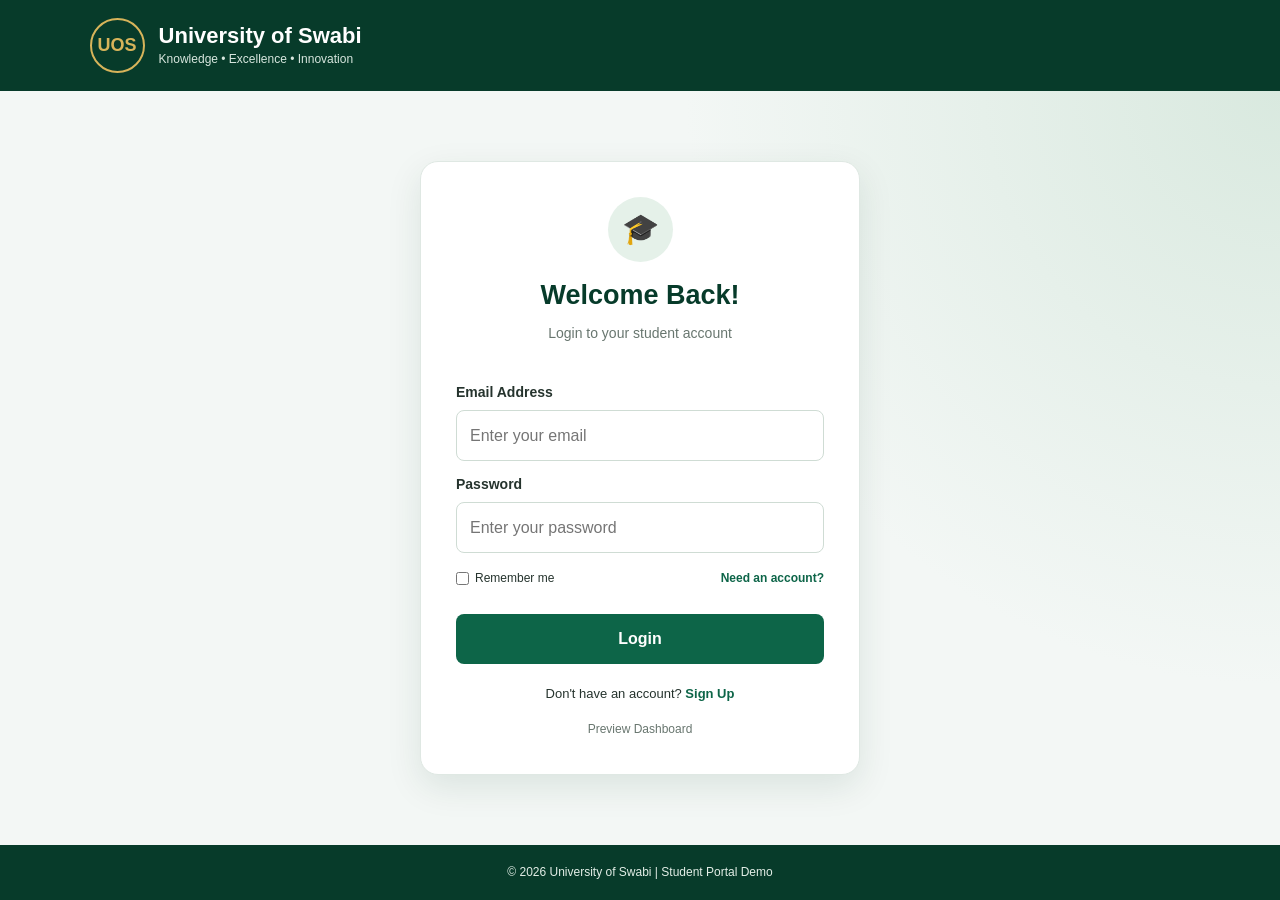
<file: index.html>
<!DOCTYPE html>
<html lang="en">
<head>
    <meta charset="UTF-8">
    <meta name="viewport" content="width=device-width, initial-scale=1.0">
    <title>Login | University of Swabi</title>
    <link rel="stylesheet" href="style.css">
</head>
<body class="auth-body">

    <header class="top-header">
        <div class="brand">
            <div class="logo">UOS</div>
            <div>
                <h1>University of Swabi</h1>
                <p>Knowledge • Excellence • Innovation</p>
            </div>
        </div>
    </header>

    <main class="auth-container">
        <section class="auth-card">
            <div class="auth-icon">🎓</div>
            <h2>Welcome Back!</h2>
            <p class="subtitle">Login to your student account</p>

            <form action="dashboard.html" method="get">
                <label for="email">Email Address</label>
                <input type="email" id="email"
                    name="email" placeholder="Enter your email" required>

                <label for="password">Password</label>
                <input type="password" id="password"
                    name="password" placeholder="Enter your password"
                    minlength="6" required>

                <div class="form-options">
                    <label class="remember">
                        <input type="checkbox" name="remember">
                        Remember me
                    </label>
                    <a href="signup.html">Need an account?</a>
                </div>

                <button type="submit" class="btn">Login</button>
            </form>

            <p class="switch-text">
                Don't have an account?
                <a href="signup.html">Sign Up</a>
            </p>
            <a href="dashboard.html" class="demo-link">
                Preview Dashboard
            </a>
        </section>
    </main>

    <footer class="footer">
        © 2026 University of Swabi | Student Portal Demo
    </footer>

</body>
</html>
</file>
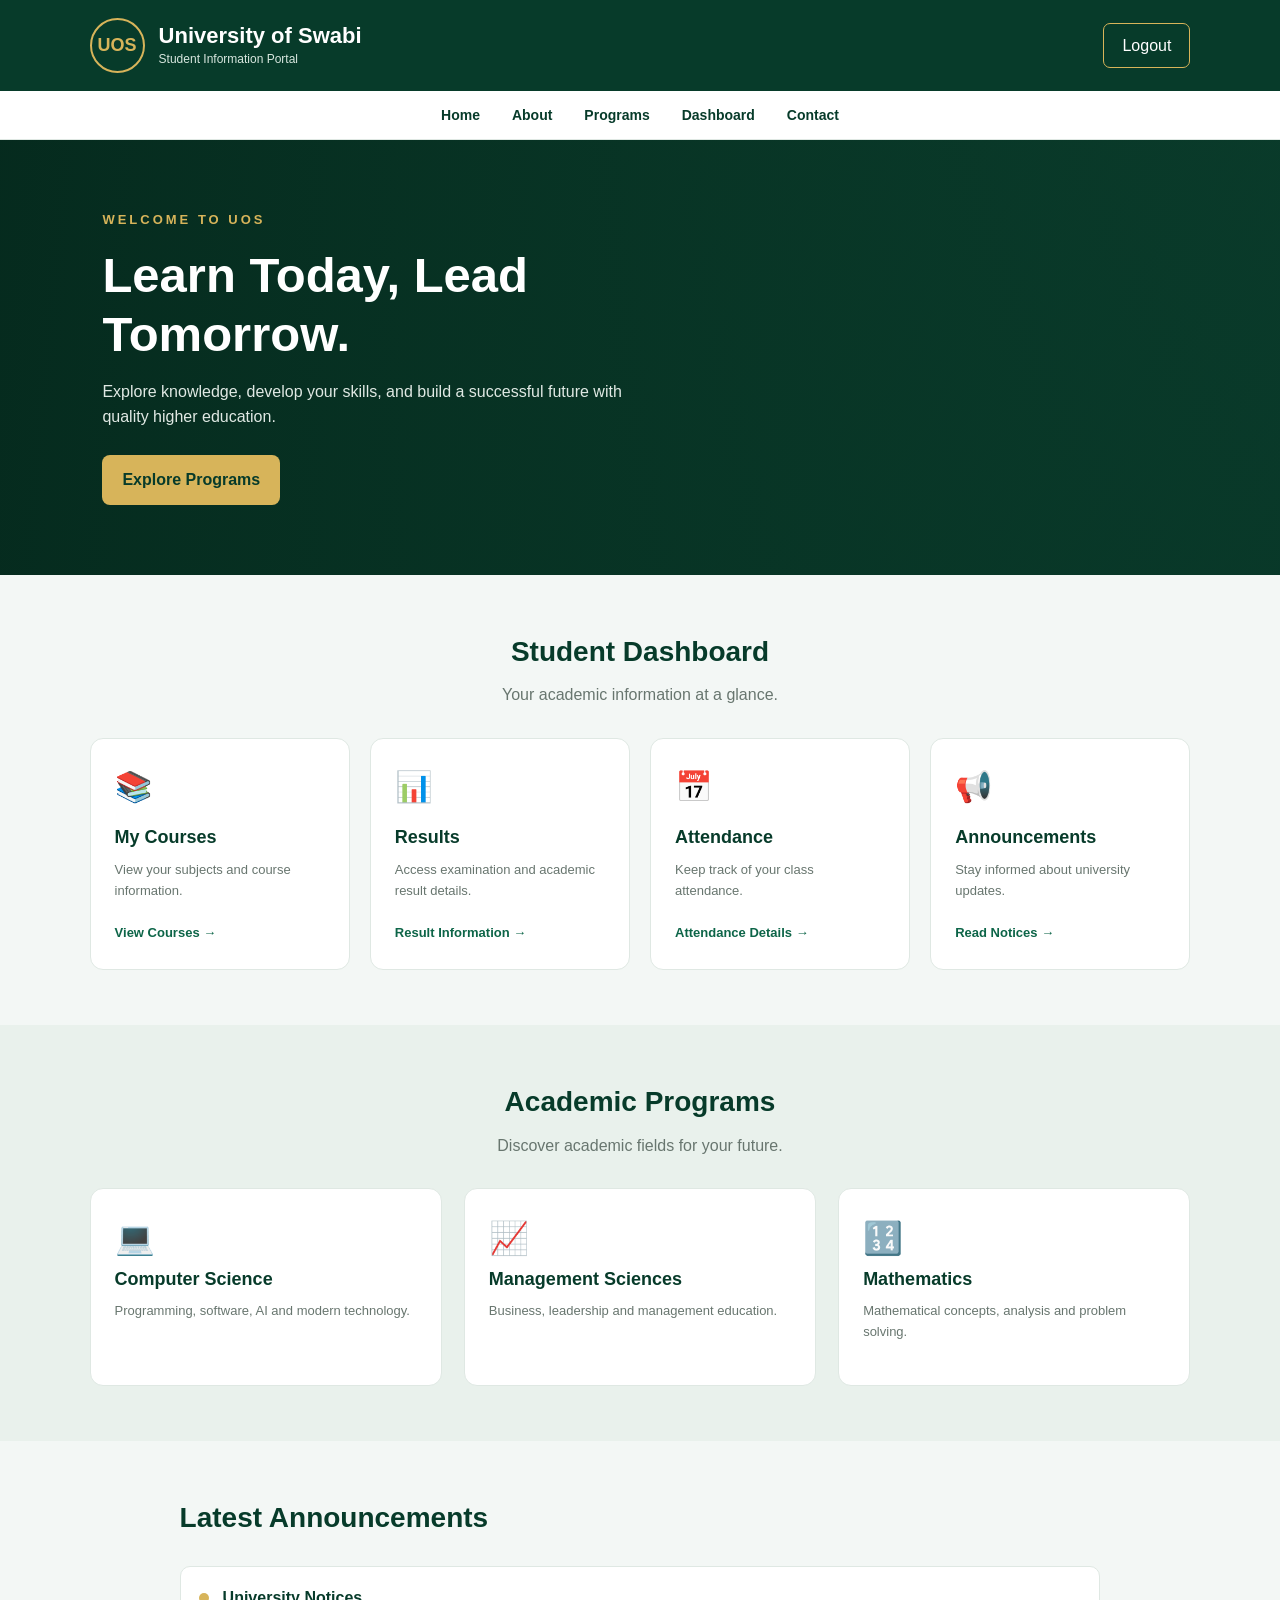
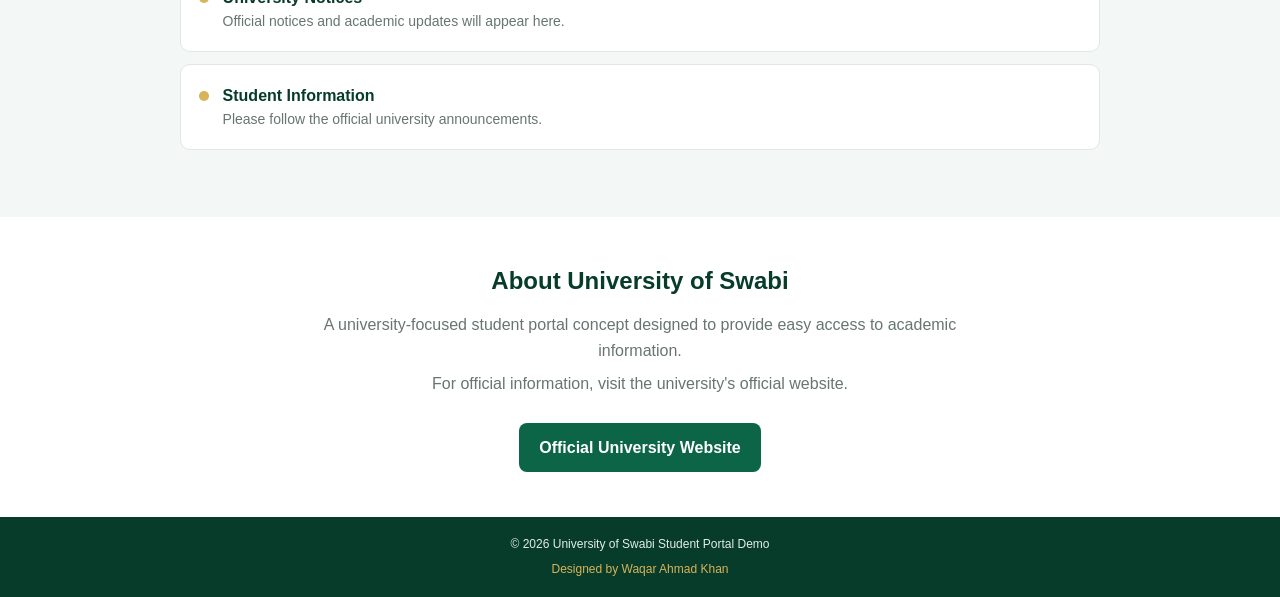
<file: dashboard.html>
<!DOCTYPE html>
<html lang="en">
<head>
    <meta charset="UTF-8">
    <meta name="viewport" content="width=device-width, initial-scale=1.0">
    <title>Student Dashboard | University of Swabi</title>
    <link rel="stylesheet" href="style.css">
</head>
<body>

    <header class="main-header">
        <div class="brand">
            <div class="logo">UOS</div>
            <div>
                <h1>University of Swabi</h1>
                <p>Student Information Portal</p>
            </div>
        </div>
        <a href="index.html" class="logout">Logout</a>
    </header>

    <nav class="navbar">
        <a href="#home">Home</a>
        <a href="#about">About</a>
        <a href="#programs">Programs</a>
        <a href="#dashboard">Dashboard</a>
        <a href="#contact">Contact</a>
    </nav>

    <main>
        <section class="hero" id="home">
            <div class="hero-content">
                <p class="eyebrow">WELCOME TO UOS</p>
                <h2>Learn Today, Lead Tomorrow.</h2>
                <p>
                    Explore knowledge, develop your skills, and build
                    a successful future with quality higher education.
                </p>
                <a href="#programs" class="btn hero-btn">
                    Explore Programs
                </a>
            </div>
        </section>

        <section class="section" id="dashboard">
            <h2 class="section-title">Student Dashboard</h2>
            <p class="section-subtitle">
                Your academic information at a glance.
            </p>

            <div class="dashboard-grid">
                <article class="info-card">
                    <div class="card-icon">📚</div>
                    <h3>My Courses</h3>
                    <p>View your subjects and course information.</p>
                    <a href="#programs">View Courses →</a>
                </article>

                <article class="info-card">
                    <div class="card-icon">📊</div>
                    <h3>Results</h3>
                    <p>Access examination and academic result details.</p>
                    <a href="#contact">Result Information →</a>
                </article>

                <article class="info-card">
                    <div class="card-icon">📅</div>
                    <h3>Attendance</h3>
                    <p>Keep track of your class attendance.</p>
                    <a href="#contact">Attendance Details →</a>
                </article>

                <article class="info-card">
                    <div class="card-icon">📢</div>
                    <h3>Announcements</h3>
                    <p>Stay informed about university updates.</p>
                    <a href="#announcements">Read Notices →</a>
                </article>
            </div>
        </section>

        <section class="section programs" id="programs">
            <h2 class="section-title">Academic Programs</h2>
            <p class="section-subtitle">
                Discover academic fields for your future.
            </p>

            <div class="program-grid">
                <article class="program-card">
                    <span>💻</span>
                    <h3>Computer Science</h3>
                    <p>Programming, software, AI and modern technology.</p>
                </article>

                <article class="program-card">
                    <span>📈</span>
                    <h3>Management Sciences</h3>
                    <p>Business, leadership and management education.</p>
                </article>

                <article class="program-card">
                    <span>🔢</span>
                    <h3>Mathematics</h3>
                    <p>Mathematical concepts, analysis and problem solving.</p>
                </article>
            </div>
        </section>

        <section class="section notice-section" id="announcements">
            <h2 class="section-title">Latest Announcements</h2>

            <div class="notice">
                <span class="notice-dot"></span>
                <div>
                    <h3>University Notices</h3>
                    <p>Official notices and academic updates will appear here.</p>
                </div>
            </div>

            <div class="notice">
                <span class="notice-dot"></span>
                <div>
                    <h3>Student Information</h3>
                    <p>Please follow the official university announcements.</p>
                </div>
            </div>
        </section>

        <section class="contact-section" id="about">
            <h2>About University of Swabi</h2>
            <p>
                A university-focused student portal concept designed
                to provide easy access to academic information.
            </p>
            <p id="contact">
                For official information, visit the university's
                official website.
            </p>
            <a href="https://www.uoswabi.edu.pk/" target="_blank"
                rel="noopener noreferrer" class="btn">
                Official University Website
            </a>
        </section>
    </main>

    <footer class="footer dashboard-footer">
        <p>© 2026 University of Swabi Student Portal Demo</p>
        <p>Designed by Waqar Ahmad Khan</p>
    </footer>

</body>
</html>
</file>
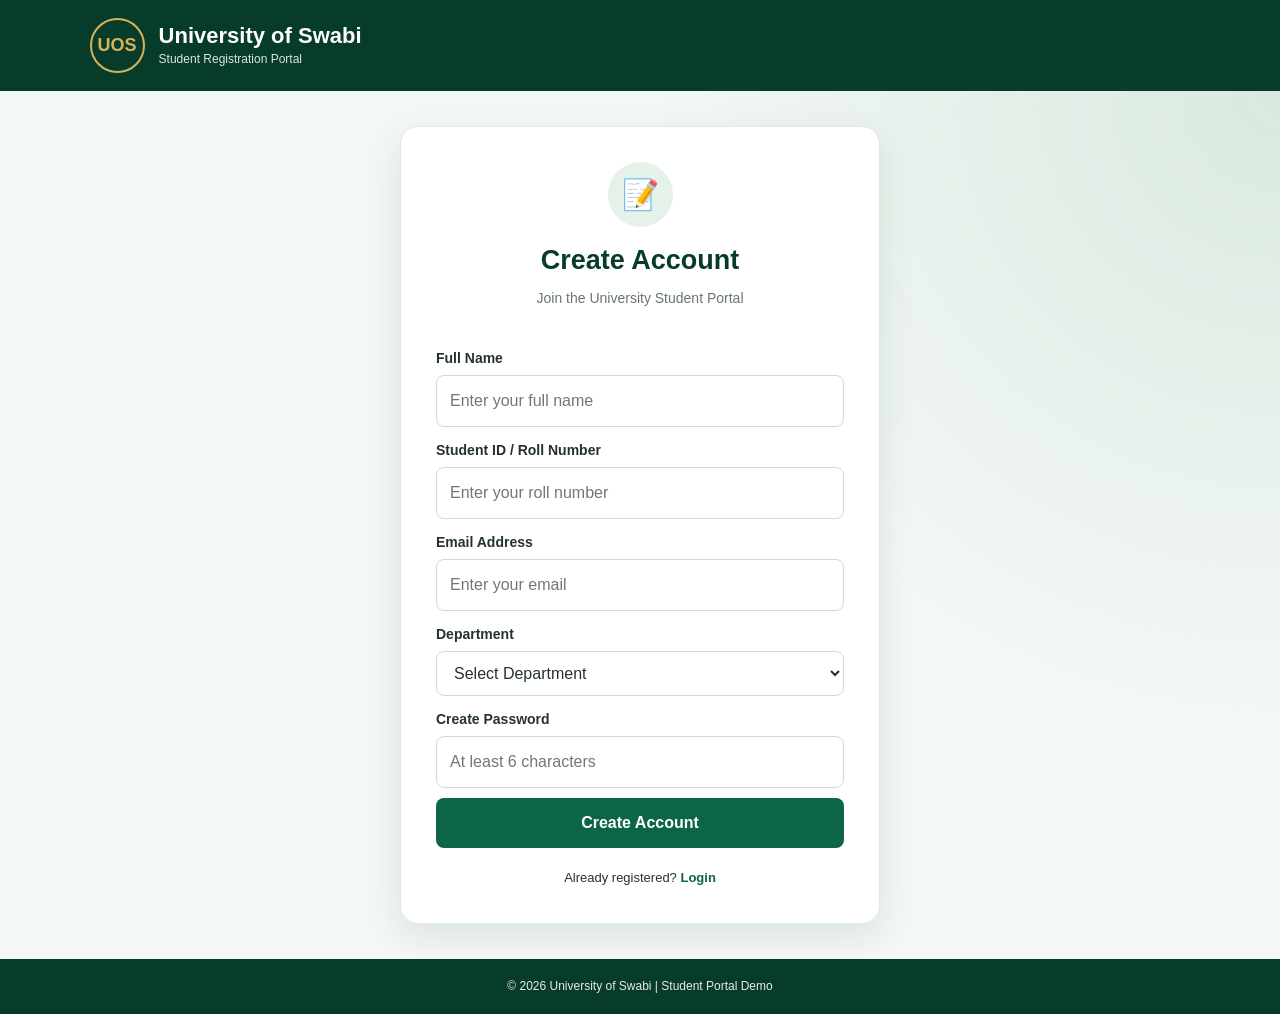
<file: signup.html>
<!DOCTYPE html>
<html lang="en">
<head>
    <meta charset="UTF-8">
    <meta name="viewport" content="width=device-width, initial-scale=1.0">
    <title>Sign Up | University of Swabi</title>
    <link rel="stylesheet" href="style.css">
</head>
<body class="auth-body">

    <header class="top-header">
        <div class="brand">
            <div class="logo">UOS</div>
            <div>
                <h1>University of Swabi</h1>
                <p>Student Registration Portal</p>
            </div>
        </div>
    </header>

    <main class="auth-container">
        <section class="auth-card signup-card">
            <div class="auth-icon">📝</div>
            <h2>Create Account</h2>
            <p class="subtitle">Join the University Student Portal</p>

            <form action="index.html" method="get">
                <label for="fullname">Full Name</label>
                <input type="text" id="fullname" name="fullname"
                    placeholder="Enter your full name" required>

                <label for="studentid">Student ID / Roll Number</label>
                <input type="text" id="studentid" name="studentid"
                    placeholder="Enter your roll number" required>

                <label for="signup-email">Email Address</label>
                <input type="email" id="signup-email" name="email"
                    placeholder="Enter your email" required>

                <label for="department">Department</label>
                <select id="department" name="department" required>
                    <option value="">Select Department</option>
                    <option>Computer Science</option>
                    <option>Information Technology</option>
                    <option>English</option>
                    <option>Management Sciences</option>
                    <option>Mathematics</option>
                </select>

                <label for="new-password">Create Password</label>
                <input type="password" id="new-password" name="password"
                    placeholder="At least 6 characters"
                    minlength="6" required>

                <button type="submit" class="btn">Create Account</button>
            </form>

            <p class="switch-text">
                Already registered?
                <a href="index.html">Login</a>
            </p>
        </section>
    </main>

    <footer class="footer">
        © 2026 University of Swabi | Student Portal Demo
    </footer>

</body>
</html>
</file>
<file: style.css>
/* ===== GENERAL RESET ===== */
* {
    margin: 0;
    padding: 0;
    box-sizing: border-box;
}

:root {
    --primary: #073b2a;
    --secondary: #0d6548;
    --accent: #d7b45a;
    --light: #f3f7f5;
    --white: #ffffff;
    --text: #25332d;
    --muted: #68766f;
    --border: #dfe8e3;
}

html {
    scroll-behavior: smooth;
}

body {
    font-family: Arial, Helvetica, sans-serif;
    background: var(--light);
    color: var(--text);
    line-height: 1.6;
}

a {
    text-decoration: none;
}

button,
input,
select {
    font: inherit;
}

/* ===== UNIVERSITY BRAND ===== */
.top-header,
.main-header {
    background: var(--primary);
    color: var(--white);
    padding: 18px 7%;
}

.brand {
    display: flex;
    align-items: center;
    gap: 14px;
}

.logo {
    width: 55px;
    height: 55px;
    border: 2px solid var(--accent);
    border-radius: 50%;
    display: grid;
    place-items: center;
    color: var(--accent);
    font-weight: bold;
    font-size: 18px;
    flex-shrink: 0;
}

.brand h1 {
    font-size: 22px;
    line-height: 1.3;
}

.brand p {
    font-size: 12px;
    color: #d8e7df;
}

/* ===== LOGIN AND SIGNUP ===== */
.auth-body {
    min-height: 100vh;
    display: flex;
    flex-direction: column;
}

.auth-container {
    flex: 1;
    display: flex;
    align-items: center;
    justify-content: center;
    padding: 35px 18px;
    background:
        radial-gradient(circle at top right, #d9e9df, transparent 40%),
        var(--light);
}

.auth-card {
    background: var(--white);
    width: 100%;
    max-width: 440px;
    padding: 35px;
    border-radius: 18px;
    border: 1px solid var(--border);
    box-shadow: 0 12px 35px rgba(7, 59, 42, 0.10);
}

.signup-card {
    max-width: 480px;
}

.auth-icon {
    width: 65px;
    height: 65px;
    margin: 0 auto 12px;
    background: #e5f1e9;
    border-radius: 50%;
    display: grid;
    place-items: center;
    font-size: 30px;
}

.auth-card h2 {
    color: var(--primary);
    text-align: center;
    font-size: 27px;
}

.subtitle {
    color: var(--muted);
    text-align: center;
    margin: 5px 0 25px;
    font-size: 14px;
}

.auth-card form {
    display: flex;
    flex-direction: column;
}

.auth-card form > label {
    font-size: 14px;
    font-weight: 600;
    margin: 12px 0 6px;
}

.auth-card input:not([type="checkbox"]),
.auth-card select {
    width: 100%;
    padding: 12px 13px;
    border: 1px solid #cfdcd4;
    border-radius: 8px;
    background: #fff;
    outline: none;
    color: var(--text);
}

.auth-card input:focus,
.auth-card select:focus {
    border-color: var(--secondary);
    box-shadow: 0 0 0 3px rgba(13, 101, 72, 0.10);
}

.form-options {
    display: flex;
    justify-content: space-between;
    align-items: center;
    flex-wrap: wrap;
    gap: 10px;
    margin: 16px 0;
    font-size: 12px;
}

.remember {
    display: flex;
    align-items: center;
    gap: 6px;
}

.form-options a,
.switch-text a {
    color: var(--secondary);
    font-weight: bold;
}

.btn {
    display: inline-block;
    border: none;
    background: var(--secondary);
    color: white;
    text-align: center;
    padding: 12px 20px;
    border-radius: 8px;
    cursor: pointer;
    font-weight: bold;
    transition: 0.25s ease;
}

.btn:hover {
    background: var(--primary);
    transform: translateY(-2px);
}

.auth-card .btn {
    width: 100%;
    margin-top: 10px;
}

.switch-text {
    margin-top: 20px;
    text-align: center;
    font-size: 13px;
}

.demo-link {
    display: block;
    text-align: center;
    color: var(--muted);
    margin-top: 15px;
    font-size: 12px;
}

/* ===== NAVIGATION ===== */
.main-header {
    display: flex;
    align-items: center;
    justify-content: space-between;
    gap: 15px;
    flex-wrap: wrap;
}

.logout {
    padding: 9px 18px;
    border: 1px solid var(--accent);
    color: var(--white);
    border-radius: 7px;
    transition: 0.2s;
}

.logout:hover {
    background: var(--accent);
    color: var(--primary);
}

.navbar {
    display: flex;
    justify-content: center;
    flex-wrap: wrap;
    gap: 32px;
    padding: 13px 20px;
    background: white;
    border-bottom: 1px solid var(--border);
}

.navbar a {
    color: var(--primary);
    font-size: 14px;
    font-weight: bold;
}

.navbar a:hover {
    color: var(--secondary);
}

/* ===== HERO SECTION ===== */
.hero {
    min-height: 390px;
    padding: 70px 8%;
    display: flex;
    align-items: center;
    color: white;
    background:
        linear-gradient(100deg,
        rgba(4, 40, 28, 0.96),
        rgba(7, 59, 42, 0.80)),
        linear-gradient(135deg, #236b4c, #102e24);
}

.hero-content {
    max-width: 650px;
}

.eyebrow {
    color: var(--accent);
    letter-spacing: 3px;
    font-size: 13px;
    font-weight: bold;
}

.hero h2 {
    font-size: clamp(32px, 5vw, 49px);
    line-height: 1.2;
    margin: 15px 0;
}

.hero-content > p:not(.eyebrow) {
    color: #e0e9e4;
    max-width: 560px;
    margin-bottom: 25px;
}

.hero-btn {
    background: var(--accent);
    color: var(--primary);
}

/* ===== CONTENT SECTIONS ===== */
.section {
    padding: 55px 7%;
}

.section-title {
    color: var(--primary);
    font-size: 28px;
    text-align: center;
}

.section-subtitle {
    color: var(--muted);
    text-align: center;
    margin: 8px 0 30px;
}

.dashboard-grid {
    display: grid;
    grid-template-columns: repeat(4, minmax(0, 1fr));
    gap: 20px;
}

.info-card,
.program-card {
    background: white;
    border: 1px solid var(--border);
    border-radius: 13px;
    padding: 24px;
    transition: 0.25s;
}

.info-card:hover,
.program-card:hover {
    transform: translateY(-5px);
    box-shadow: 0 12px 25px rgba(7, 59, 42, 0.09);
}

.card-icon {
    font-size: 30px;
    margin-bottom: 12px;
}

.info-card h3,
.program-card h3 {
    color: var(--primary);
    margin-bottom: 8px;
    font-size: 18px;
}

.info-card p,
.program-card p {
    color: var(--muted);
    font-size: 13px;
    margin-bottom: 18px;
}

.info-card a {
    color: var(--secondary);
    font-weight: bold;
    font-size: 13px;
}

.programs {
    background: #e9f1ec;
}

.program-grid {
    display: grid;
    grid-template-columns: repeat(3, minmax(0, 1fr));
    gap: 22px;
}

.program-card > span {
    font-size: 32px;
}

/* ===== ANNOUNCEMENTS ===== */
.notice-section {
    max-width: 1100px;
    margin: auto;
}

.notice-section .section-title {
    text-align: left;
    margin-bottom: 25px;
}

.notice {
    display: flex;
    gap: 14px;
    align-items: flex-start;
    padding: 18px;
    background: white;
    border: 1px solid var(--border);
    border-radius: 10px;
    margin-bottom: 12px;
}

.notice-dot {
    width: 10px;
    height: 10px;
    margin-top: 8px;
    background: var(--accent);
    border-radius: 50%;
    flex-shrink: 0;
}

.notice h3 {
    color: var(--primary);
    font-size: 16px;
}

.notice p {
    color: var(--muted);
    font-size: 14px;
}

/* ===== ABOUT AND FOOTER ===== */
.contact-section {
    text-align: center;
    padding: 45px 20px;
    background: white;
}

.contact-section h2 {
    color: var(--primary);
    margin-bottom: 12px;
}

.contact-section p {
    color: var(--muted);
    margin: 8px auto;
    max-width: 650px;
}

.contact-section .btn {
    margin-top: 18px;
}

.footer {
    background: var(--primary);
    color: #e3eee7;
    text-align: center;
    padding: 18px;
    font-size: 12px;
}

.dashboard-footer p + p {
    margin-top: 5px;
    color: var(--accent);
}

/* ===== RESPONSIVE DESIGN ===== */
@media (max-width: 900px) {
    .dashboard-grid {
        grid-template-columns: repeat(2, minmax(0, 1fr));
    }

    .program-grid {
        grid-template-columns: 1fr;
    }

    .hero {
        min-height: 340px;
    }
}

@media (max-width: 600px) {
    .top-header,
    .main-header {
        padding: 15px 5%;
    }

    .brand h1 {
        font-size: 18px;
    }

    .brand p {
        font-size: 10px;
    }

    .logo {
        width: 45px;
        height: 45px;
        font-size: 15px;
    }

    .auth-card {
        padding: 25px 20px;
    }

    .navbar {
        gap: 12px 20px;
    }

    .navbar a {
        font-size: 12px;
    }

    .hero {
        padding: 55px 6%;
    }

    .section {
        padding: 40px 5%;
    }

    .section-title {
        font-size: 24px;
    }

    .dashboard-grid {
        grid-template-columns: 1fr;
    }

    .main-header {
        align-items: flex-start;
    }

    .logout {
        font-size: 12px;
        padding: 7px 12px;
    }
}
</file>
